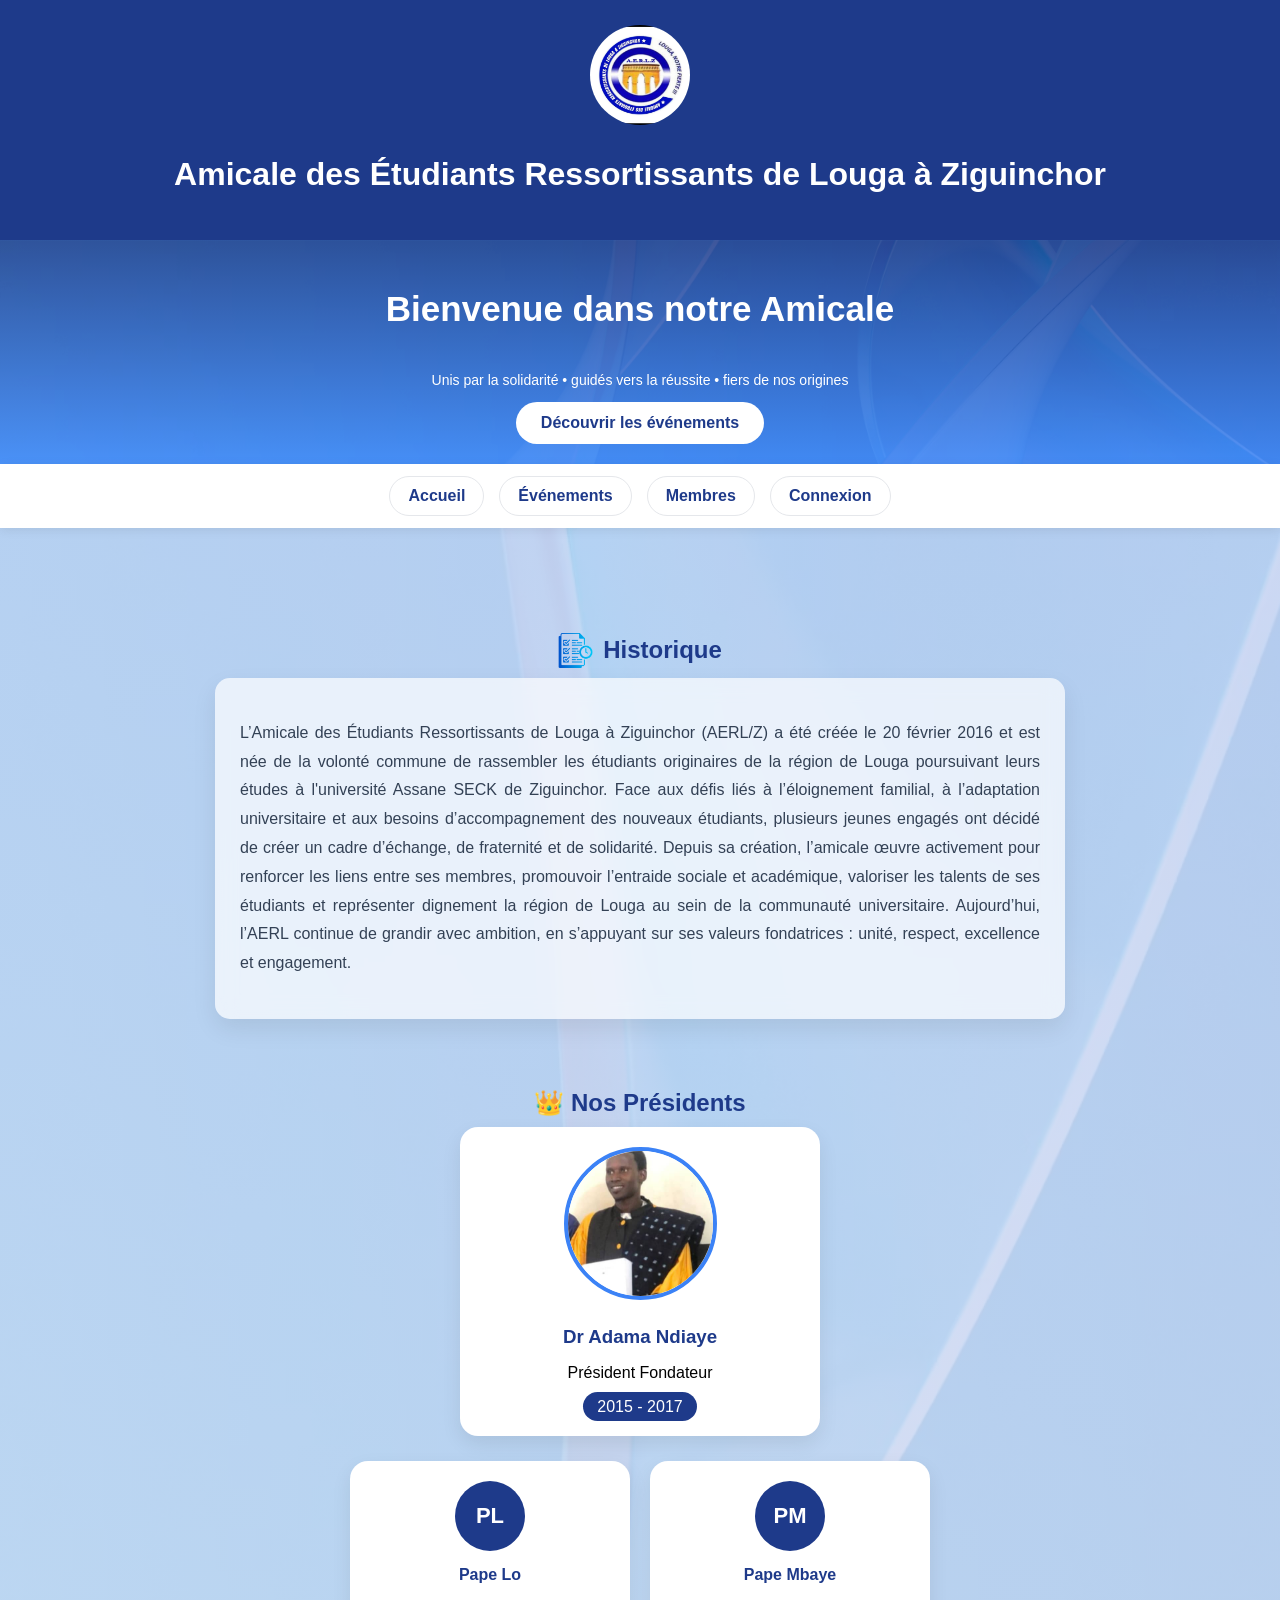
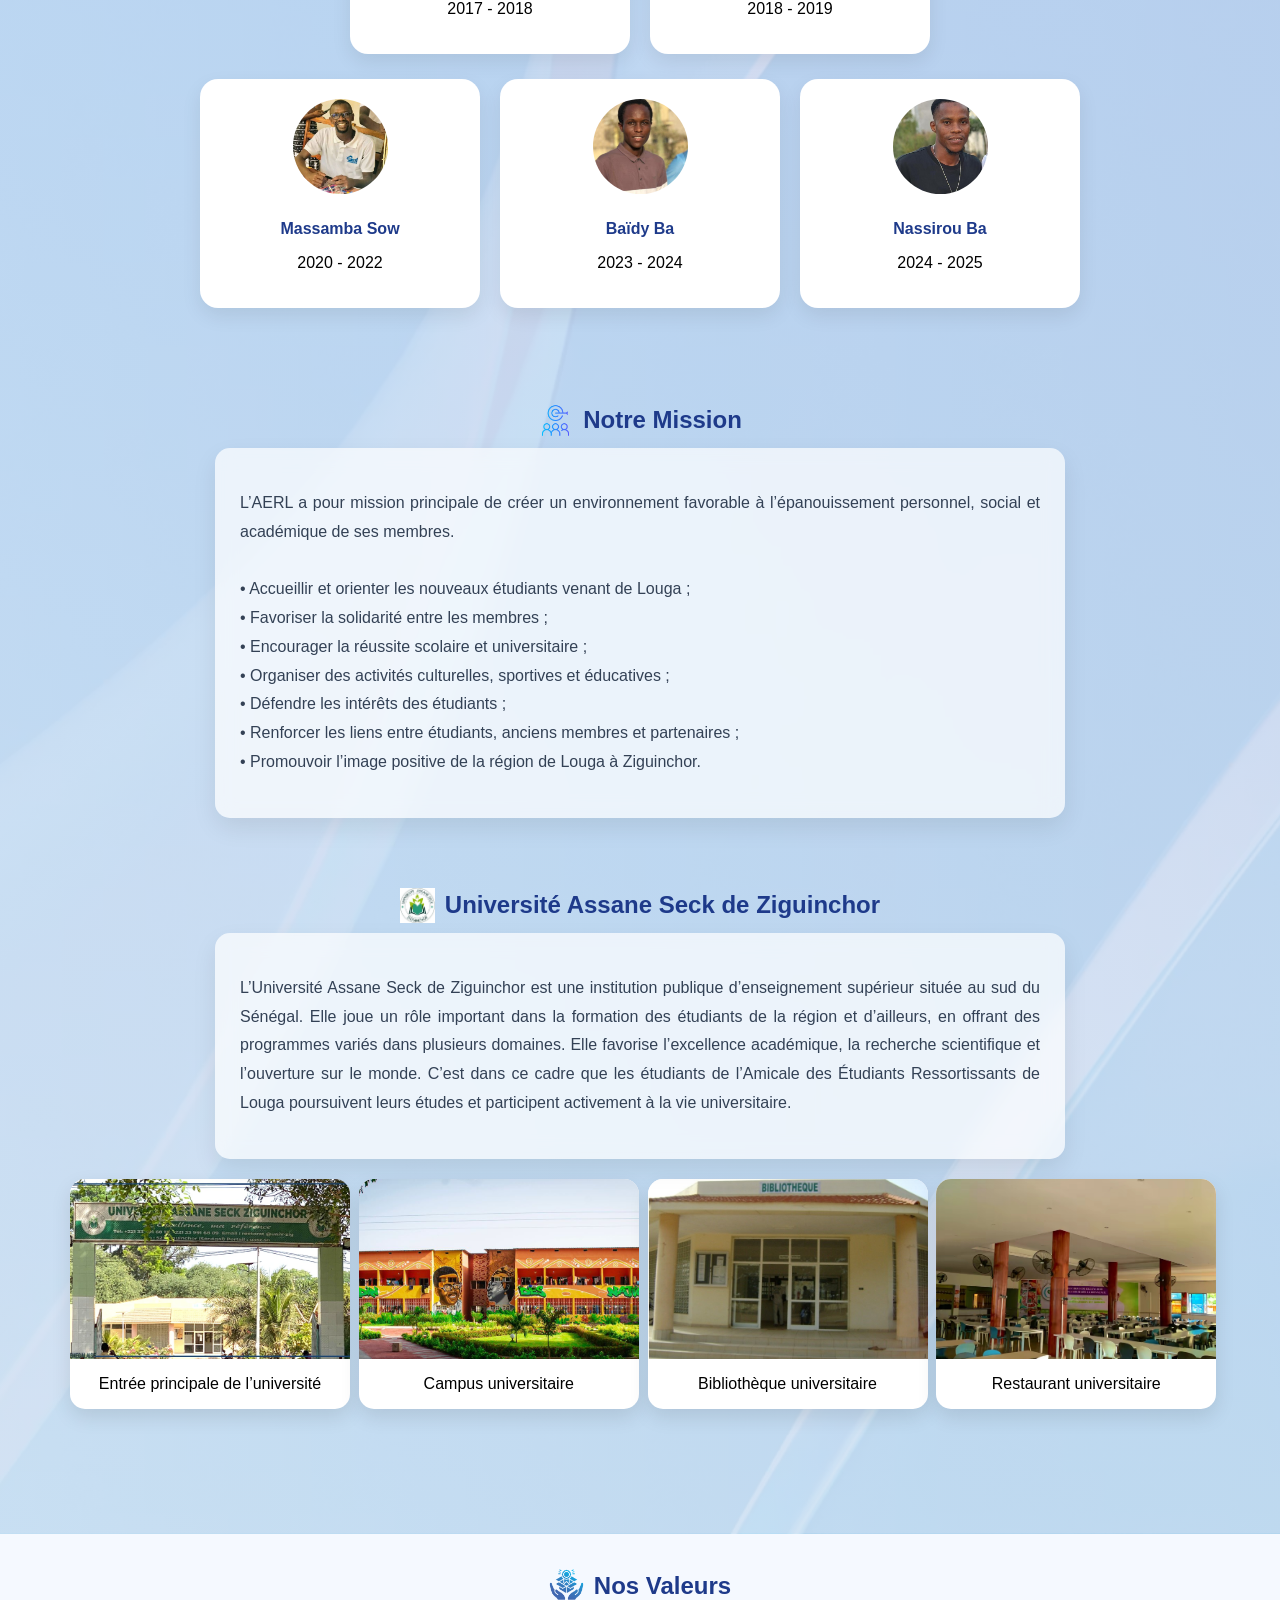
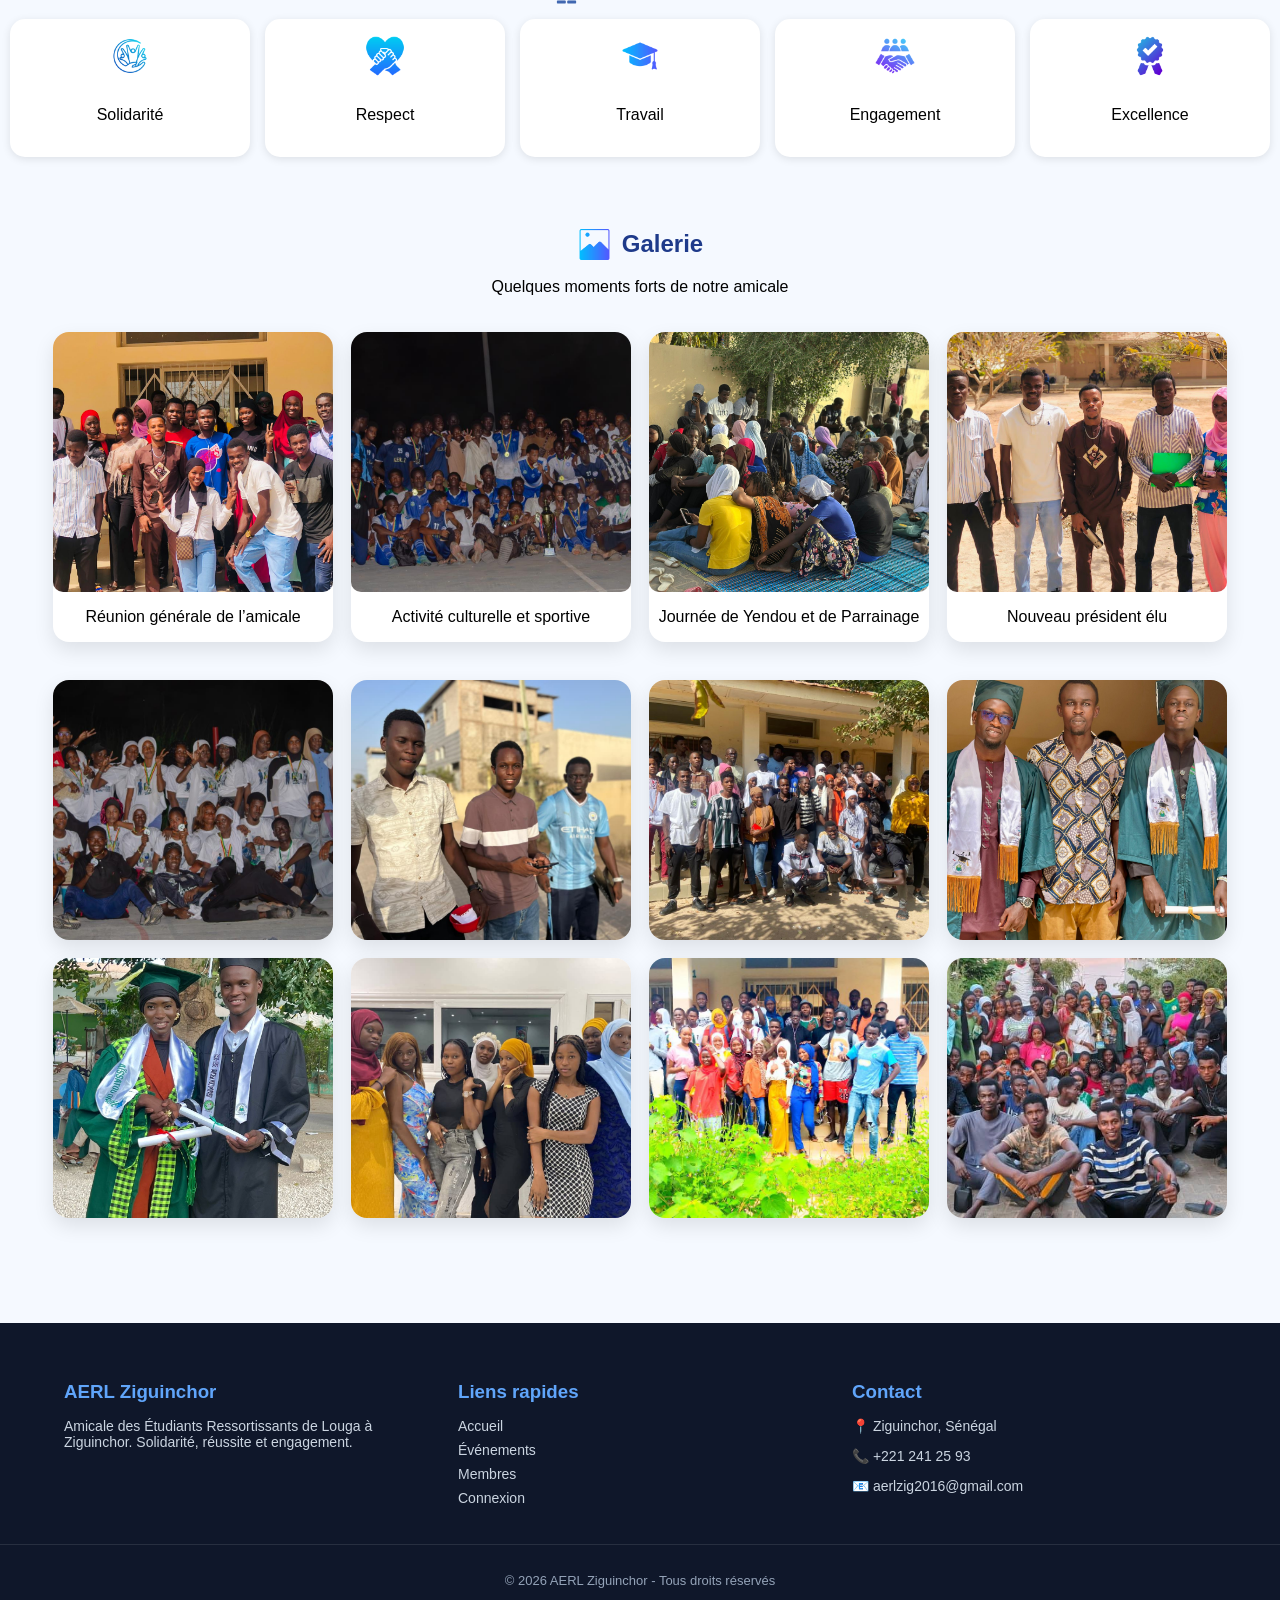
<file: index.html>
<!DOCTYPE html>
<html lang="fr">
<head>
    <meta name="viewport" content="width=device-width, initial-scale=1.0">
    <meta charset="UTF-8">
    <title>AERL/Z</title>
    <link rel="stylesheet" href="style.css">
</head>
<body>
<header>
    <img src="images/Logo.jpeg" class="logo">
    <h1>Amicale des Étudiants Ressortissants de Louga à Ziguinchor</h1>
</header>
 <section class="hero">

    <h1>Bienvenue dans notre Amicale</h1>

    <p class="hero-subtitle">
        Unis par la solidarité • guidés vers la réussite • fiers de nos origines
    </p>

    <a href="events.html" class="btn">Découvrir les événements</a>

 </section>

<nav>
    <a href="index.html">Accueil</a>
    <a href="events.html">Événements</a>
    <a href="members.html">Membres</a>
    <a href="login.html">Connexion</a>
</nav>
<section class="hero-background">

    <div class="container">

        <section class="section">
            <h2 class="section-title">
                <img src="images/historique.png" class="section-icon">
                Historique
            </h2>

            <div class="card">
                <p>
                    L’Amicale des Étudiants Ressortissants de Louga à Ziguinchor (AERL/Z) a été créée le 20 février 2016 et est née de la volonté commune de rassembler les étudiants originaires de la région de Louga poursuivant leurs études à l'université Assane SECK de Ziguinchor.

                    Face aux défis liés à l’éloignement familial, à l’adaptation universitaire et aux besoins d’accompagnement des nouveaux étudiants, plusieurs jeunes engagés ont décidé de créer un cadre d’échange, de fraternité et de solidarité.

                    Depuis sa création, l’amicale œuvre activement pour renforcer les liens entre ses membres, promouvoir l’entraide sociale et académique, valoriser les talents de ses étudiants et représenter dignement la région de Louga au sein de la communauté universitaire.

                    Aujourd’hui, l’AERL continue de grandir avec ambition, en s’appuyant sur ses valeurs fondatrices : unité, respect, excellence et engagement.
                </p>
            </div>
        </section>
        <section class="section">

<h2 class="section-title">👑 Nos Présidents</h2>

<!-- Ligne 1 -->
<div class="pres-row center">

    <div class="pres-card founder">
        <img src="images/fondateur.jpeg">
        <h3>Dr Adama Ndiaye</h3>
        <p>Président Fondateur</p>
        <span>2015 - 2017</span>
    </div>

</div>

<!-- Ligne 2 -->
<div class="pres-row two">

    <div class="pres-card">
        <div class="avatar">PL</div>
        <h4>Pape Lo</h4>
        <p>2017 - 2018</p>
    </div>

    <div class="pres-card">
        <div class="avatar">PM</div>
        <h4>Pape Mbaye</h4>
        <p>2018 - 2019</p>
    </div>

</div>

<!-- Ligne 3 -->
<div class="pres-row three">

    <div class="pres-card">
        <img src="images/massamba.jpeg">
        <h4>Massamba Sow</h4>
        <p>2020 - 2022</p>
    </div>

    <div class="pres-card">
        <img src="images/baidy.jpeg">
        <h4>Baïdy Ba</h4>
        <p>2023 - 2024</p>
    </div>

    <div class="pres-card">
        <img src="images/nass.jpeg">
        <h4>Nassirou Ba</h4>
        <p>2024 - 2025</p>
    </div>

</div>

</section>

        <section class="section">
            <h2 class="section-title">
                <img src="images/mission.png" class="section-icon">
                Notre Mission
            </h2>

            <div class="card">
                <p>
                    L’AERL a pour mission principale de créer un environnement favorable à l’épanouissement personnel, social et académique de ses membres.

                    <br><br>

                    • Accueillir et orienter les nouveaux étudiants venant de Louga ;<br>
                    • Favoriser la solidarité entre les membres ;<br>
                    • Encourager la réussite scolaire et universitaire ;<br>
                    • Organiser des activités culturelles, sportives et éducatives ;<br>
                    • Défendre les intérêts des étudiants ;<br>
                    • Renforcer les liens entre étudiants, anciens membres et partenaires ;<br>
                    • Promouvoir l’image positive de la région de Louga à Ziguinchor.
                </p>
            </div>
        </section>

        <section class="section">

    <h2 class="section-title">
        <img src="images/logo-uasz.jpeg" class="section-icon">
        Université Assane Seck de Ziguinchor
    </h2>
     <div class="card">
        <p>
            L’Université Assane Seck de Ziguinchor est une institution publique d’enseignement supérieur située au sud du Sénégal.  
            Elle joue un rôle important dans la formation des étudiants de la région et d’ailleurs, en offrant des programmes variés dans plusieurs domaines.

            Elle favorise l’excellence académique, la recherche scientifique et l’ouverture sur le monde.  
            C’est dans ce cadre que les étudiants de l’Amicale des Étudiants Ressortissants de Louga poursuivent leurs études et participent activement à la vie universitaire.
        </p>
    </div>

 <div class="university-gallery">
   
        <div class="gallery-card">
            <img src="images/uasz.webp">
            <p>Entrée principale de l’université</p>
        </div>

        <div class="gallery-card">
            <img src="images/campus.jpg">
            <p>Campus universitaire</p>
        </div>

        <div class="gallery-card">
            <img src="images/bu_centrale.jpg">
            <p>Bibliothèque universitaire</p>
        </div>
        <div class="gallery-card">
            <img src="images/1776555960849.jpg">
            <p>Restaurant universitaire</p>
        </div>
    </div> 

</section>

    </div>

</section>

    <section class="section values">
        <h2 class="section-title">
        <img src="images/valeurs.png" class="section-icon">
         Nos Valeurs
         </h2>
        <div class="values-grid">

    <div class="value-card">
        <img src="images/solidarity.png" class="icon">
        <p>Solidarité</p>
    </div>

    <div class="value-card">
        <img src="images/respect.png" class="icon">
        <p>Respect</p>
    </div>

    <div class="value-card">
        <img src="images/work.png" class="icon">
        <p>Travail</p>
    </div>

    <div class="value-card">
        <img src="images/engagement.png" class="icon">
        <p>Engagement</p>
    </div>

    <div class="value-card">
        <img src="images/excellence.png" class="icon">
        <p>Excellence</p>
    </div>

</div>
    </section>

   <section class="section">
    <h2 class="section-title">
        <img src="images/gallery.png" class="section-icon">
        Galerie
    </h2>
     <p class="gallery-text">
        Quelques moments forts de notre amicale
    </p>

    <div class="gallery-grid">
        
        <div class="gallery-card">
            <img src="images/reunion.jpeg">
            <p>Réunion générale de l’amicale</p>
        </div>

        <div class="gallery-card">
            <img src="images/sport.jpeg">
            <p>Activité culturelle et sportive</p>
        </div>

        <div class="gallery-card">
            <img src="images/accueil.jpeg">
            <p>Journée de Yendou et de Parrainage</p>
        </div>

        <div class="gallery-card">
            <img src="images/presi.jpeg">
            <p>Nouveau président élu</p>
        </div>
      <div class="gallery-grid no-caption">
       <div class="gallery-card"><img src="images/img5.jpeg"></div>
       <div class="gallery-card"><img src="images/img4.jpeg"></div>
       <div class="gallery-card"><img src="images/am.jpeg"></div>
       <div class="gallery-card"><img src="images/1.jpeg"></div>
       <div class="gallery-card"><img src="images/2.jpeg"></div>
       <div class="gallery-card"><img src="images/img7.jpeg"></div>
       <div class="gallery-card"><img src="images/8.jpeg"></div>
       <div class="gallery-card"><img src="images/10.jpeg"></div>


    </div>
</section>

</div>

<footer class="footer">

    <div class="footer-container">

        <div class="footer-box">
            <h3>AERL Ziguinchor</h3>
            <p>
                Amicale des Étudiants Ressortissants de Louga à Ziguinchor.  
                Solidarité, réussite et engagement.
            </p>
        </div>

        <div class="footer-box">
            <h3>Liens rapides</h3>
            <a href="index.html">Accueil</a>
            <a href="events.html">Événements</a>
            <a href="members.html">Membres</a>
            <a href="login.html">Connexion</a>
        </div>

        <div class="footer-box">
            <h3>Contact</h3>
            <p>📍 Ziguinchor, Sénégal</p>
            <p>📞 +221 241 25 93</p>
            <p>📧 aerlzig2016@gmail.com</p>
        </div>

    </div>

    <div class="footer-bottom">
        <p>© 2026 AERL Ziguinchor - Tous droits réservés</p>
    </div>

</footer>
</body>
</html>
</file>
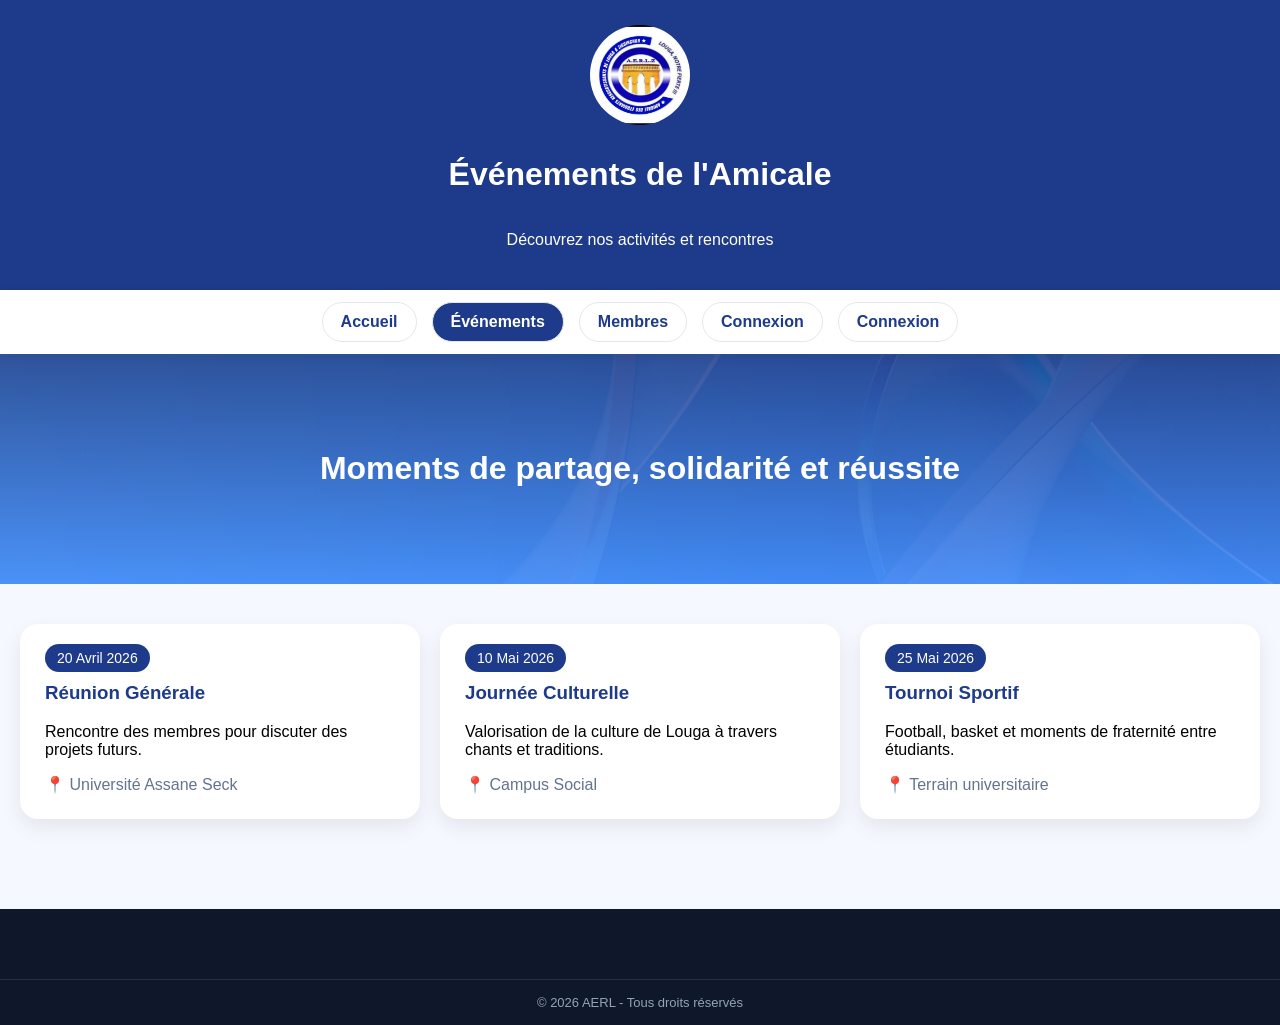
<file: events.html>
<!DOCTYPE html>
<html lang="fr">
<head>
<meta charset="UTF-8">
<meta name="viewport" content="width=device-width, initial-scale=1.0">
<title>Événements - AERL</title>
<link rel="stylesheet" href="style.css">
</head>

<body>

<header>
    <img src="images/Logo.jpeg" class="logo">
    <h1>Événements de l'Amicale</h1>
    <p>Découvrez nos activités et rencontres</p>
</header>

<nav>
    <a href="index.html">Accueil</a>
    <a href="events.html" class="active">Événements</a>
    <a href="members.html">Membres</a>
    <a href="login.html">Connexion</a>
    <a href="#">Connexion</a>
</nav>

<section class="events-hero">
    <h2>Moments de partage, solidarité et réussite</h2>
</section>

<section class="events-section">

    <div class="event-card">
        <span class="date">20 Avril 2026</span>
        <h3>Réunion Générale</h3>
        <p>Rencontre des membres pour discuter des projets futurs.</p>
        <span class="place">📍 Université Assane Seck</span>
    </div>

    <div class="event-card">
        <span class="date">10 Mai 2026</span>
        <h3>Journée Culturelle</h3>
        <p>Valorisation de la culture de Louga à travers chants et traditions.</p>
        <span class="place">📍 Campus Social</span>
    </div>

    <div class="event-card">
        <span class="date">25 Mai 2026</span>
        <h3>Tournoi Sportif</h3>
        <p>Football, basket et moments de fraternité entre étudiants.</p>
        <span class="place">📍 Terrain universitaire</span>
    </div>

</section>

<footer class="footer">
<div class="footer-bottom">
© 2026 AERL - Tous droits réservés
</div>
</footer>

</body>
</html>
</file>
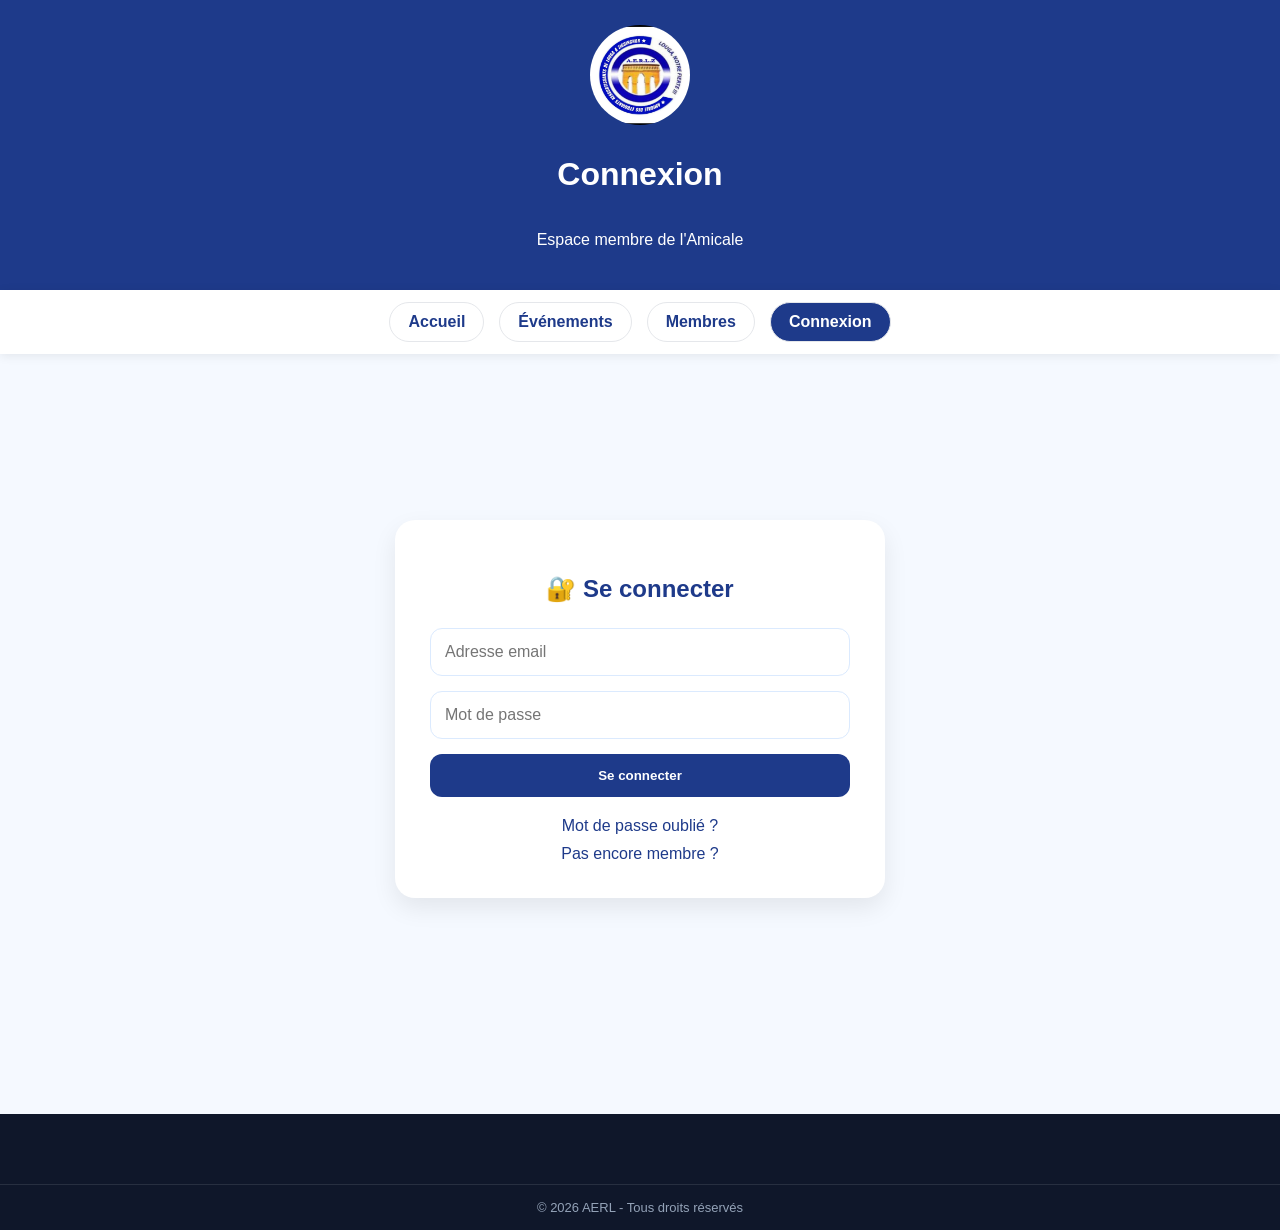
<file: login.html>
<!DOCTYPE html>
<html lang="fr">
<head>
<meta charset="UTF-8">
<meta name="viewport" content="width=device-width, initial-scale=1.0">
<title>Connexion - AERL</title>
<link rel="stylesheet" href="style.css">
</head>

<body>

<header>
<img src="images/Logo.jpeg" class="logo">
<h1>Connexion</h1>
<p>Espace membre de l'Amicale</p>
</header>

<nav>
<a href="index.html">Accueil</a>
<a href="events.html">Événements</a>
<a href="members.html">Membres</a>
<a href="login.html" class="active">Connexion</a>
</nav>

<section class="login-section">

<div class="login-box">

<h2>🔐 Se connecter</h2>

<form>

<input type="email" placeholder="Adresse email" required>

<input type="password" placeholder="Mot de passe" required>

<button type="submit">Se connecter</button>

</form>

<div class="login-links">

<a href="#">Mot de passe oublié ?</a>

<a href="members.html">Pas encore membre ?</a>

</div>

</div>

</section>

<footer class="footer">
<div class="footer-bottom">
© 2026 AERL - Tous droits réservés
</div>
</footer>

</body>
</html>
</file>
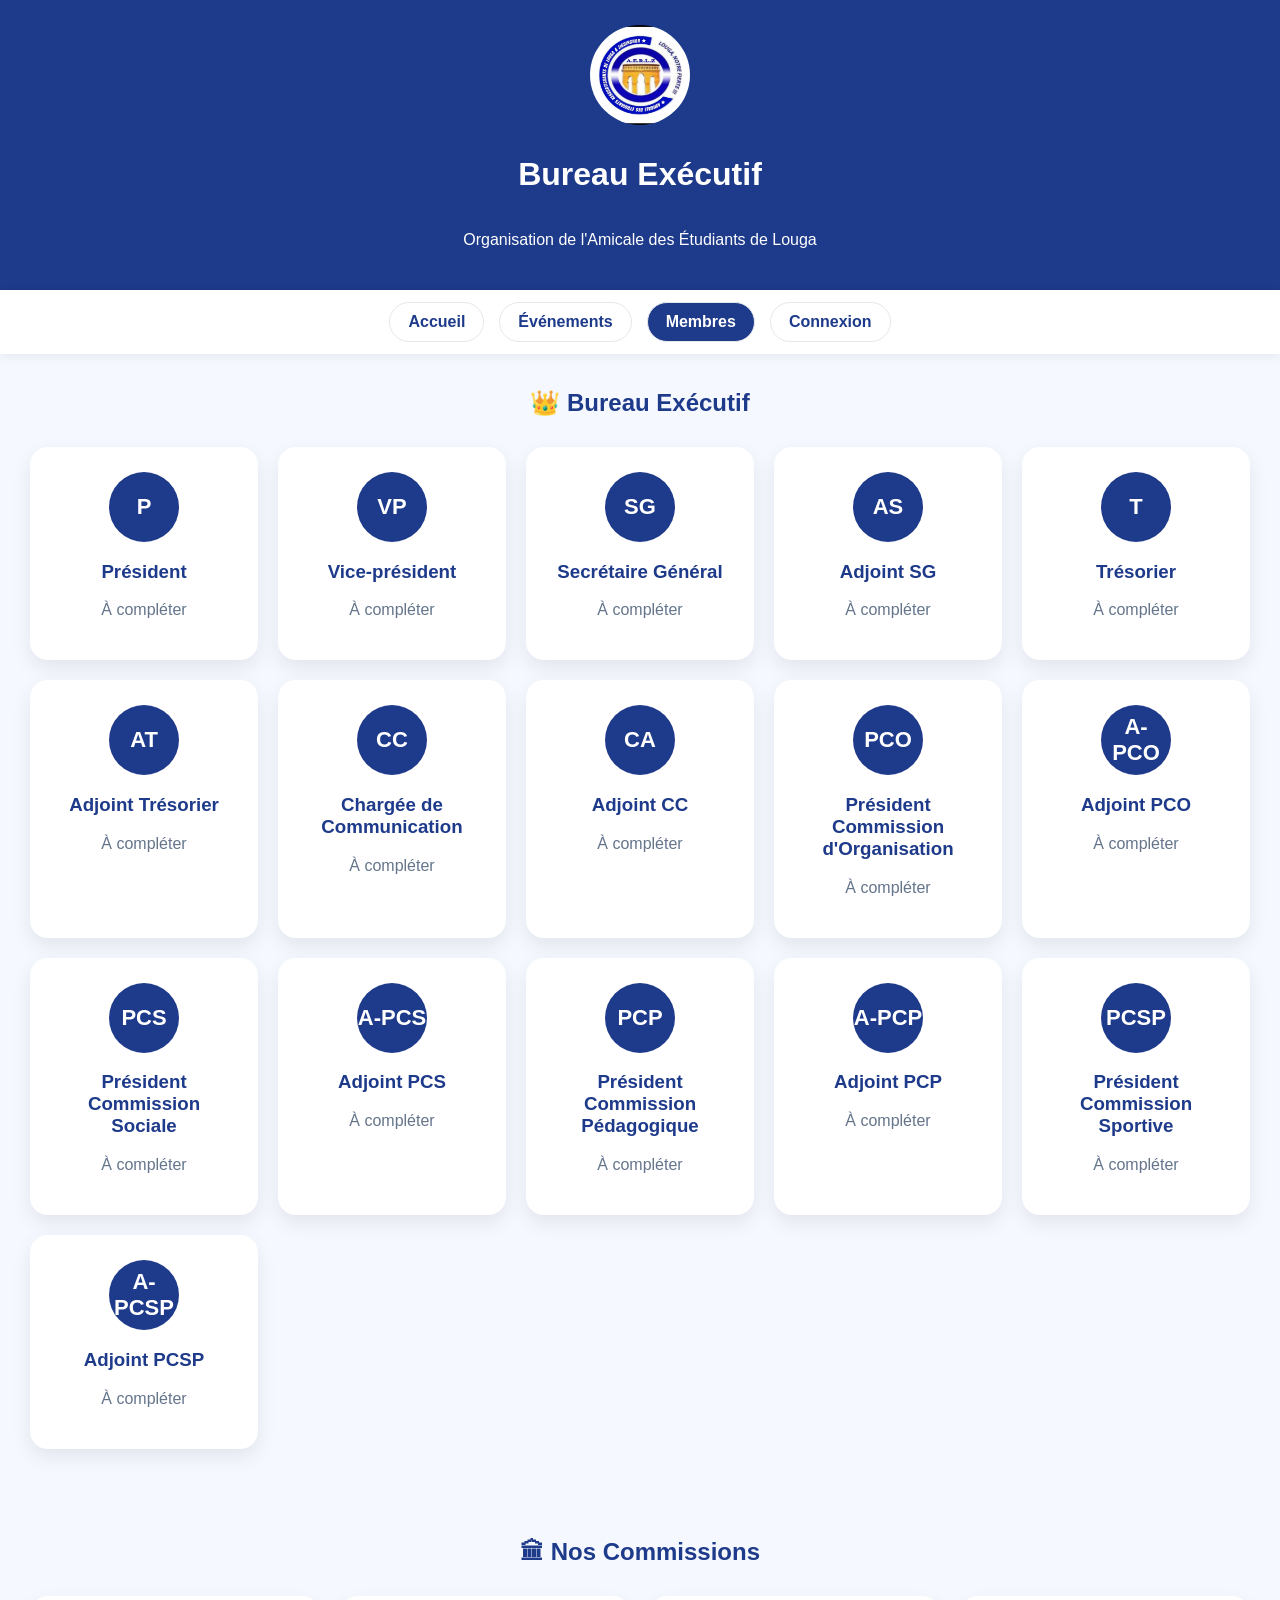
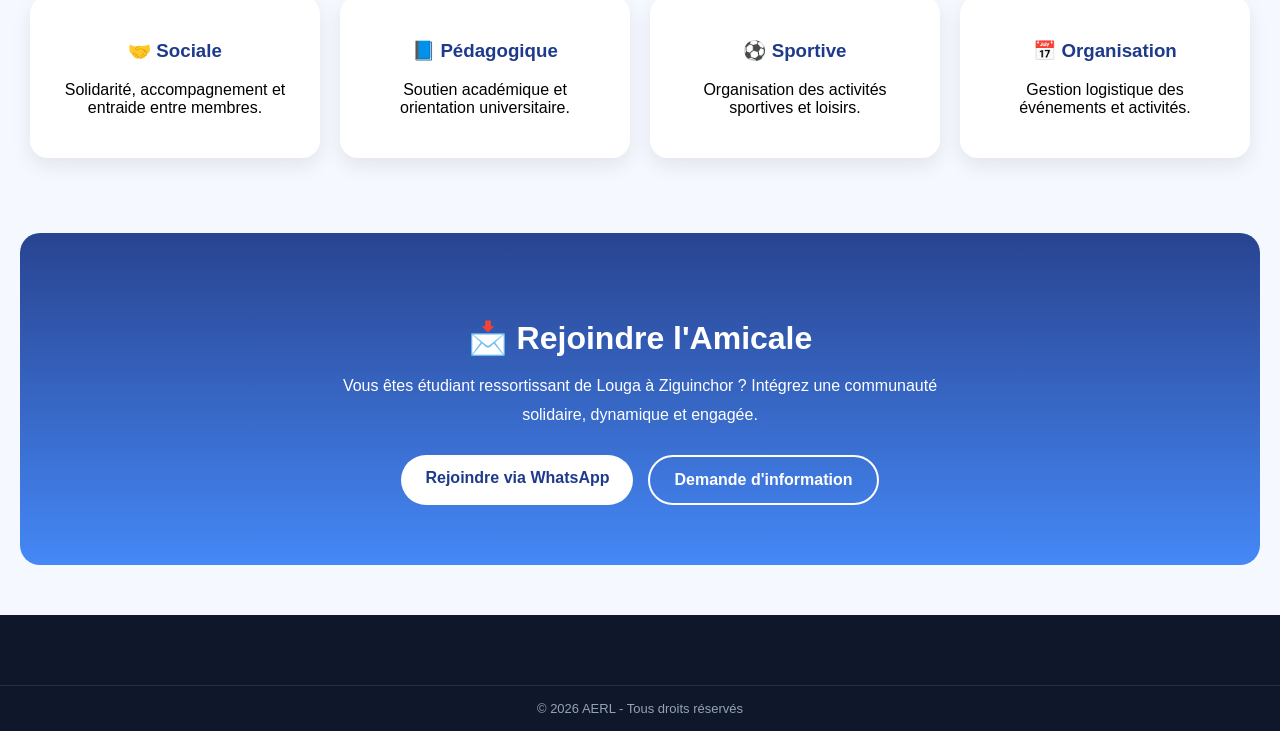
<file: members.html>
<!DOCTYPE html>
<html lang="fr">
<head>
<meta charset="UTF-8">
<meta name="viewport" content="width=device-width, initial-scale=1.0">
<title>Membres - AERL</title>
<link rel="stylesheet" href="style.css">
</head>

<body>

<header>
<img src="images/Logo.jpeg" class="logo">
<h1>Bureau Exécutif</h1>
<p>Organisation de l'Amicale des Étudiants de Louga</p>
</header>

<nav>
<a href="index.html">Accueil</a>
<a href="events.html">Événements</a>
<a href="members.html" class="active">Membres</a>
<a href="login.html">Connexion</a>
</nav>

<section class="section">

<h2 class="section-title">👑 Bureau Exécutif</h2>

<div class="member-grid">

<div class="member-card"><div class="avatar">P</div><h3>Président</h3><p>À compléter</p></div>

<div class="member-card"><div class="avatar">VP</div><h3>Vice-président</h3><p>À compléter</p></div>

<div class="member-card"><div class="avatar">SG</div><h3>Secrétaire Général</h3><p>À compléter</p></div>

<div class="member-card"><div class="avatar">AS</div><h3>Adjoint SG</h3><p>À compléter</p></div>

<div class="member-card"><div class="avatar">T</div><h3>Trésorier</h3><p>À compléter</p></div>

<div class="member-card"><div class="avatar">AT</div><h3>Adjoint Trésorier</h3><p>À compléter</p></div>

<div class="member-card"><div class="avatar">CC</div><h3>Chargée de Communication</h3><p>À compléter</p></div>

<div class="member-card"><div class="avatar">CA</div><h3>Adjoint CC</h3><p>À compléter</p></div>

<div class="member-card"><div class="avatar">PCO</div><h3>Président Commission d'Organisation</h3><p>À compléter</p></div>

<div class="member-card"><div class="avatar">A-PCO</div><h3>Adjoint PCO</h3><p>À compléter</p></div>

<div class="member-card"><div class="avatar">PCS</div><h3>Président Commission Sociale</h3><p>À compléter</p></div>

<div class="member-card"><div class="avatar">A-PCS</div><h3>Adjoint PCS</h3><p>À compléter</p></div>

<div class="member-card"><div class="avatar">PCP</div><h3>Président Commission Pédagogique</h3><p>À compléter</p></div>

<div class="member-card"><div class="avatar">A-PCP</div><h3>Adjoint PCP</h3><p>À compléter</p></div>

<div class="member-card"><div class="avatar">PCSP</div><h3>Président Commission Sportive</h3><p>À compléter</p></div>

<div class="member-card"><div class="avatar">A-PCSP</div><h3>Adjoint PCSP</h3><p>À compléter</p></div>



</div>

</section>

<section class="section">

<h2 class="section-title">🏛 Nos Commissions</h2>

<div class="commission-grid">

<div class="commission-card">
<h3>🤝 Sociale</h3>
<p>Solidarité, accompagnement et entraide entre membres.</p>
</div>

<div class="commission-card">
<h3>📘 Pédagogique</h3>
<p>Soutien académique et orientation universitaire.</p>
</div>

<div class="commission-card">
<h3>⚽ Sportive</h3>
<p>Organisation des activités sportives et loisirs.</p>
</div>

<div class="commission-card">
<h3>📅 Organisation</h3>
<p>Gestion logistique des événements et activités.</p>
</div>

</div>

</section>
<section class="join-section">

<h2>📩 Rejoindre l'Amicale</h2>

<p>
Vous êtes étudiant ressortissant de Louga à Ziguinchor ?
Intégrez une communauté solidaire, dynamique et engagée.
</p>

<div class="join-buttons">

<a href="https://wa.me/221770000000" class="join-main-btn">
Rejoindre via WhatsApp 
</a>

<a href="mailto:aerlzig2016@gmail.com" class="info-btn">
Demande d'information
</a>

</div>

</section>

<footer class="footer">
<div class="footer-bottom">
© 2026 AERL - Tous droits réservés
</div>
</footer>

</body>
</html>
</file>
<file: style.css>
body {
    font-family: Arial, sans-serif;
    margin: 0;
    background: #f5f9ff; /* blanc légèrement bleu */
     font-size: 16px;
}

/* HEADER */
header {
    background: #1e3a8a; /* bleu foncé */
    color: white;
    padding: 25px;
    text-align: center;
}
.hero {
    height: auto;
    display: flex;
    flex-direction: column;
    justify-content: center;
    align-items: center;
    text-align: center;

    background: linear-gradient(
        rgba(30,58,138,0.85),
        rgba(59,130,246,0.85)
    ),
    url("images/backg.avif");

    background-size: cover;
    background-position: center;

    color: white;
    padding: 20px;
}

.hero h1 {
    font-size: 35px;
}

.hero p {
    font-size: 14px;
    max-width: 500px;
    
}
.hero-background{
    background: linear-gradient(
           rgba(197, 209, 241, 0.8),
            rgba(213, 224, 241, 0.8)
    ),
    url("images/backg.avif");

    background-size: cover;
    background-position: center;
    background-repeat: no-repeat;

    min-height: 100vh;
    padding: 50px 20px;
}

.btn {
   background: white;
    color: #1e3a8a;
    padding: 12px 25px;
    border-radius: 25px;
    text-decoration: none;
    font-weight: bold;
    transition: 0.3s;
}

.btn:hove r {
    background: #1e3a8a;
    color: white;
}


/* NAVBAR */
nav {
    position: sticky;
    top: 0;
    display: flex;
    backdrop-filter: blur(10px);
    justify-content: center;
    gap: 15px;
    background: white;
    padding: 12px;
    box-shadow: 0 2px 10px rgba(0,0,0,0.08);
     z-index: 1000;
}

/* boutons */
nav a {
    color: #1e3a8a;
    padding: 10px 18px;
    text-decoration: none;
    font-weight: 600;
    border-radius: 25px;
    transition: 0.3s;
}

/* hover moderne */
nav a:hover {
    background: #3b82f6;
    color: white;
}

/* bouton actif */
nav a.active {
    background: #1e3a8a;
    color: white;
}
nav a {
    border: 1px solid #e5e7eb;
}

nav a:hover {
    transform: translateY(-2px);
}

/* CARTES (pour événements ou membres) */
.card {
    background: white;
    padding: 20px;
    border-radius: 15px;
    box-shadow: 0 4px 12px rgba(0,0,0,0.08);
    max-width: 700px;
    margin: auto;
}
.logo {
    width: 100px;
    height: 100px;
    border-radius: 50%; /* logo rond (style moderne) */
    margin-bottom: 10px;
}
header {
    display: flex;
    flex-direction: column;
    align-items: center;
}

.gallery {
    width: 100%;
    max-width: 200px;
    margin: 5px;
    border-radius: 10px;
    display: inline-block;
}
.container {
    padding: 20px;
}

/* SECTION */
.section {
    margin-bottom: 20px;
}

.section-title {
    font-size: 24px;
    color: #1e3a8a;
    display: flex;
    justify-content: center;
    align-items: center;
    gap: 10px;
}
.section h2 {
    color: #1e3a8a;
    margin-bottom: 10px;
     text-align: center;
}

/* CARD */
.section {
    padding: 15px 10px;
    text-align: center;
}

.card {
    max-width: 800px;
    margin: auto;
    background: rgba(255,255,255,0.7);
    backdrop-filter: blur(10px);
    border-radius: 15px;
    padding: 25px;
    box-shadow: 0 10px 25px rgba(0,0,0,0.08);
}
.card {
    transition: 0.3s;
}.card p {
    line-height: 1.8;
    font-size: 16px;
    color: #334155;
    text-align: justify;
}


.card:hover {
    transform: translateY(-5px);
}
/* VALEURS */
.values-grid {
    display: grid;
    grid-template-columns: repeat(5, 1fr);
    gap: 15px;
    margin-top: 15px;
}

.value-card {
    background: white;
    padding: 15px;
    border-radius: 15px;
    text-align: center;
    cursor: pointer;
    transition: 0.3s;
    box-shadow: 0 2px 8px rgba(0,0,0,0.1);
}

/* effet hover */
.value-card:hover {
    transform: translateY(-5px);
    background: #3b82f6;
    color: white;
}
.value-card {
    border: 2px solid transparent;
}

.value-card:hover {
    border: 2px solid #3b82f6;
}
.icon {
    width: 40px;
    height: 40px;
    margin-bottom: 10px;
}
.section-title {
    display: flex;
    align-items: center;
    gap: 10px;
    color: #1e3a8a;
    justify-content: center;
}

.section-icon {
    width: 35px;
    height: 35px;
}
.university-gallery {
    display: grid;
    grid-template-columns: repeat(auto-fit, minmax(250px, 1fr));
    gap: 15px;
    padding: 20px;
}
.university-gallery .gallery-card{
    border-radius: 15px;
    overflow: hidden;
    background: white;
    transition: 0.3s;
}
.university-gallery .gallery-card img {
    width: 100%;
    height: 180px;
    object-fit: cover;
    display: block;;
}

.university-gallery .gallery-card:hover{
    transform: scale(1.03);
}
/* GALERIE */
.gallery-grid{
    display:flex;
    flex-wrap:wrap;
    justify-content:center;
    gap:18px;
    padding:20px;
}

/* Chaque carte image */
.gallery-card{
    width:280px;
    border-radius:16px;
    overflow:hidden;
    background:white;
    box-shadow:0 8px 20px rgba(0,0,0,0.10);
    transition:0.3s ease;
}

/* Effet hover */
.gallery-card:hover{
    transform:translateY(-5px);
    box-shadow:0 12px 25px rgba(0,0,0,0.15);
}

/* Image */
.gallery-card img{
    width:100%;
    height:260px;
    object-fit:cover;
    display:block;
    transition:0.3s ease;
}

/* Zoom léger sur image au survol */
.gallery-card:hover img{
    transform:scale(1.05);
}

.gallery-grid img {
    width: 100%;
    border-radius: 10px;
}
.pres-row{
    display:flex;
    justify-content:center;
    gap:20px;
    flex-wrap:wrap;
    margin-bottom:25px;
}

.pres-card{
    width:240px;
    background:white;
    border-radius:18px;
    padding:20px;
    text-align:center;
    box-shadow:0 8px 20px rgba(0,0,0,0.08);
    transition:0.3s;
}

.pres-card:hover{
    transform:translateY(-5px);
}

.founder{
    width:320px;
}

.pres-card img,
.avatar{
    width:95px;
    height:95px;
    border-radius:50%;
    margin:auto;
    margin-bottom:12px;
}

.pres-card img{
    object-fit:cover;
}

.founder img{
    width:145px;
    height:145px;
    border:4px solid #3b82f6;
}

.avatar{
    background:#1e3a8a;
    color:white;
    display:flex;
    justify-content:center;
    align-items:center;
    font-size:28px;
    font-weight:bold;
}

.pres-card h3,
.pres-card h4{
    color:#1e3a8a;
    margin:10px 0;
}

.pres-card span{
    background:#1e3a8a;
    color:white;
    padding:6px 14px;
    border-radius:20px;
}

/* FOOTER */
   .footer {
    background: #0f172a;
    color: white;
    margin-top: 50px;
    padding-top: 40px;
}

.footer-container {
    width: 90%;
    margin: auto;
    display: grid;
    grid-template-columns: repeat(3, 1fr);
    gap: 30px;
}

.footer-box h3 {
    margin-bottom: 15px;
    color: #60a5fa;
}

.footer-box p,
.footer-box a {
    font-size: 14px;
    color: #cbd5e1;
    text-decoration: none;
    display: block;
    margin-bottom: 8px;
}

.footer-box a:hover {
    color: white;
}

.footer-bottom {
    text-align: center;
    border-top: 1px solid rgba(255,255,255,0.1);
    margin-top: 30px;
    padding: 15px;
    font-size: 13px;
    color: #94a3b8;
}

@media (max-width: 768px) {
     .gallery {
        max-width: 100%;
        display: block;
        margin-bottom: 10px;
    }

    h1 {
        font-size: 26px;
        text-align: center;
    }

    nav {
        flex-direction: column;
    }

    nav a {
        padding: 10px;
        text-align: center;
    }
     nav {
        flex-wrap: wrap;
    }

    nav a {
        font-size: 14px;
        padding: 8px 12px;
    }

    .logo {
        width: 60px;
        height: 60px;
    }
}
@media (max-width: 768px) {

    .values-grid {
        grid-template-columns: repeat(2, 1fr);
    }

    .gallery-grid {
        grid-template-columns: 1fr;
    }

    .section h2 {
        text-align: center;
    }

}
@media (max-width: 768px) {

    .footer-container {
        grid-template-columns: 1fr;
        text-align: center;
    }

}
@media (max-width:768px){

.university-gallery{
    grid-template-columns: 1fr;
}

.university-gallery .gallery-card img{
    height: 220px;
}

}
@media (max-width:768px){

.pres-card{
    width:100%;
    max-width:280px;
}

.founder{
    max-width:300px;
}

}
.events-hero{
    background: linear-gradient(
        rgba(30,58,138,0.85),
        rgba(59,130,246,0.85)
    ),
    url("images/backg.avif");

    background-size: cover;
    background-position: center;
    color: white;
    text-align: center;
    padding: 70px 20px;
}

.events-hero h2{
    font-size: 32px;
}

.events-section{
    display: grid;
    grid-template-columns: repeat(auto-fit, minmax(280px,1fr));
    gap: 20px;
    padding: 40px 20px;
}

.event-card{
    background: white;
    border-radius: 18px;
    padding: 25px;
    box-shadow: 0 8px 20px rgba(0,0,0,0.08);
    transition: 0.3s;
}

.event-card:hover{
    transform: translateY(-5px);
}

.date{
    background:#1e3a8a;
    color:white;
    padding:6px 12px;
    border-radius:20px;
    font-size:14px;
}

.event-card h3{
    color:#1e3a8a;
    margin-top:15px;
}

.place{
    display:block;
    margin-top:15px;
    color:#64748b;
}
@media (max-width:768px){

.events-hero h2{
    font-size:24px;
}

.events-section{
    padding:20px 10px;
}

}
.member-grid{
    display:grid;
    grid-template-columns:repeat(auto-fit,minmax(220px,1fr));
    gap:20px;
    padding:20px;
}

.member-card{
    background:white;
    border-radius:18px;
    padding:25px;
    text-align:center;
    box-shadow:0 8px 20px rgba(0,0,0,0.08);
    transition:0.3s;
}

.member-card:hover{
    transform:translateY(-5px);
}

.member-card h3{
    color:#1e3a8a;
}

.member-card p{
    color:#64748b;
}

.avatar{
    width:70px;
    height:70px;
    border-radius:50%;
    background:#1e3a8a;
    color:white;
    margin:auto;
    display:flex;
    justify-content:center;
    align-items:center;
    font-weight:bold;
    font-size:22px;
    margin-bottom:15px;
}

.commission-grid{
    display:grid;
    grid-template-columns:repeat(auto-fit,minmax(250px,1fr));
    gap:20px;
    padding:20px;
}

.commission-card{
    background:white;
    padding:25px;
    border-radius:18px;
    box-shadow:0 8px 20px rgba(0,0,0,0.08);
    transition:0.3s;
}

.commission-card:hover{
    transform:translateY(-5px);
}

.commission-card h3{
    color:#1e3a8a;
}
.join-section{
    background:linear-gradient(
        rgba(30,58,138,0.95),
        rgba(59,130,246,0.95)
    );
    color:white;
    text-align:center;
    padding:60px 20px;
    border-radius:20px;
    margin:40px 20px;
}

.join-section h2{
    font-size:32px;
    margin-bottom:15px;
}

.join-section p{
    max-width:650px;
    margin:auto;
    line-height:1.8;
    margin-bottom:25px;
}

.join-main-btn{
    display:inline-block;
    background:white;
    color:#1e3a8a;
    padding:14px 28px;
    border-radius:30px;
    font-weight:bold;
    text-decoration:none;
    transition:0.3s;
}

.join-main-btn:hover{
    background:#1e3a8a;
    color:white;
    border:2px solid white;
    transform:translateY(-3px);
}
@media (max-width:768px){

.join-section h2{
    font-size:24px;
}

.join-main-btn{
    width:90%;
    max-width:280px;
}

}
.join-buttons{
    display:flex;
    justify-content:center;
    gap:15px;
    flex-wrap:wrap;
    margin-top:25px;
}

.join-main-btn,
.info-btn{
    display:inline-block;
    padding:14px 24px;
    border-radius:30px;
    text-decoration:none;
    font-weight:bold;
    transition:0.3s;
}

.join-main-btn{
    background:white;
    color:#1e3a8a;
}

.join-main-btn:hover{
    background:#1e3a8a;
    color:white;
    border:2px solid white;
}

.info-btn{
    background:transparent;
    color:white;
    border:2px solid white;
}

.info-btn:hover{
    background:white;
    color:#1e3a8a;
}
@media (max-width:768px){

.join-buttons{
    flex-direction:column;
    align-items:center;
}

.join-main-btn,
.info-btn{
    width:90%;
    max-width:280px;
    text-align:center;
}

}
.login-section{
    min-height:70vh;
    display:flex;
    justify-content:center;
    align-items:center;
    padding:40px 20px;
}

.login-box{
    background:white;
    padding:35px;
    border-radius:20px;
    box-shadow:0 10px 25px rgba(0,0,0,0.08);
    width:100%;
    max-width:420px;
}

.login-box h2{
    text-align:center;
    color:#1e3a8a;
    margin-bottom:25px;
}

.login-box form{
    display:flex;
    flex-direction:column;
    gap:15px;
}

.login-box input{
    padding:14px;
    border:1px solid #dbeafe;
    border-radius:12px;
    font-size:16px;
}

.login-box button{
    background:#1e3a8a;
    color:white;
    border:none;
    padding:14px;
    border-radius:12px;
    font-weight:bold;
    cursor:pointer;
    transition:0.3s;
}

.login-box button:hover{
    background:#3b82f6;
}

.login-links{
    margin-top:20px;
    display:flex;
    flex-direction:column;
    gap:10px;
    text-align:center;
}

.login-links a{
    color:#1e3a8a;
    text-decoration:none;
}
</file>
